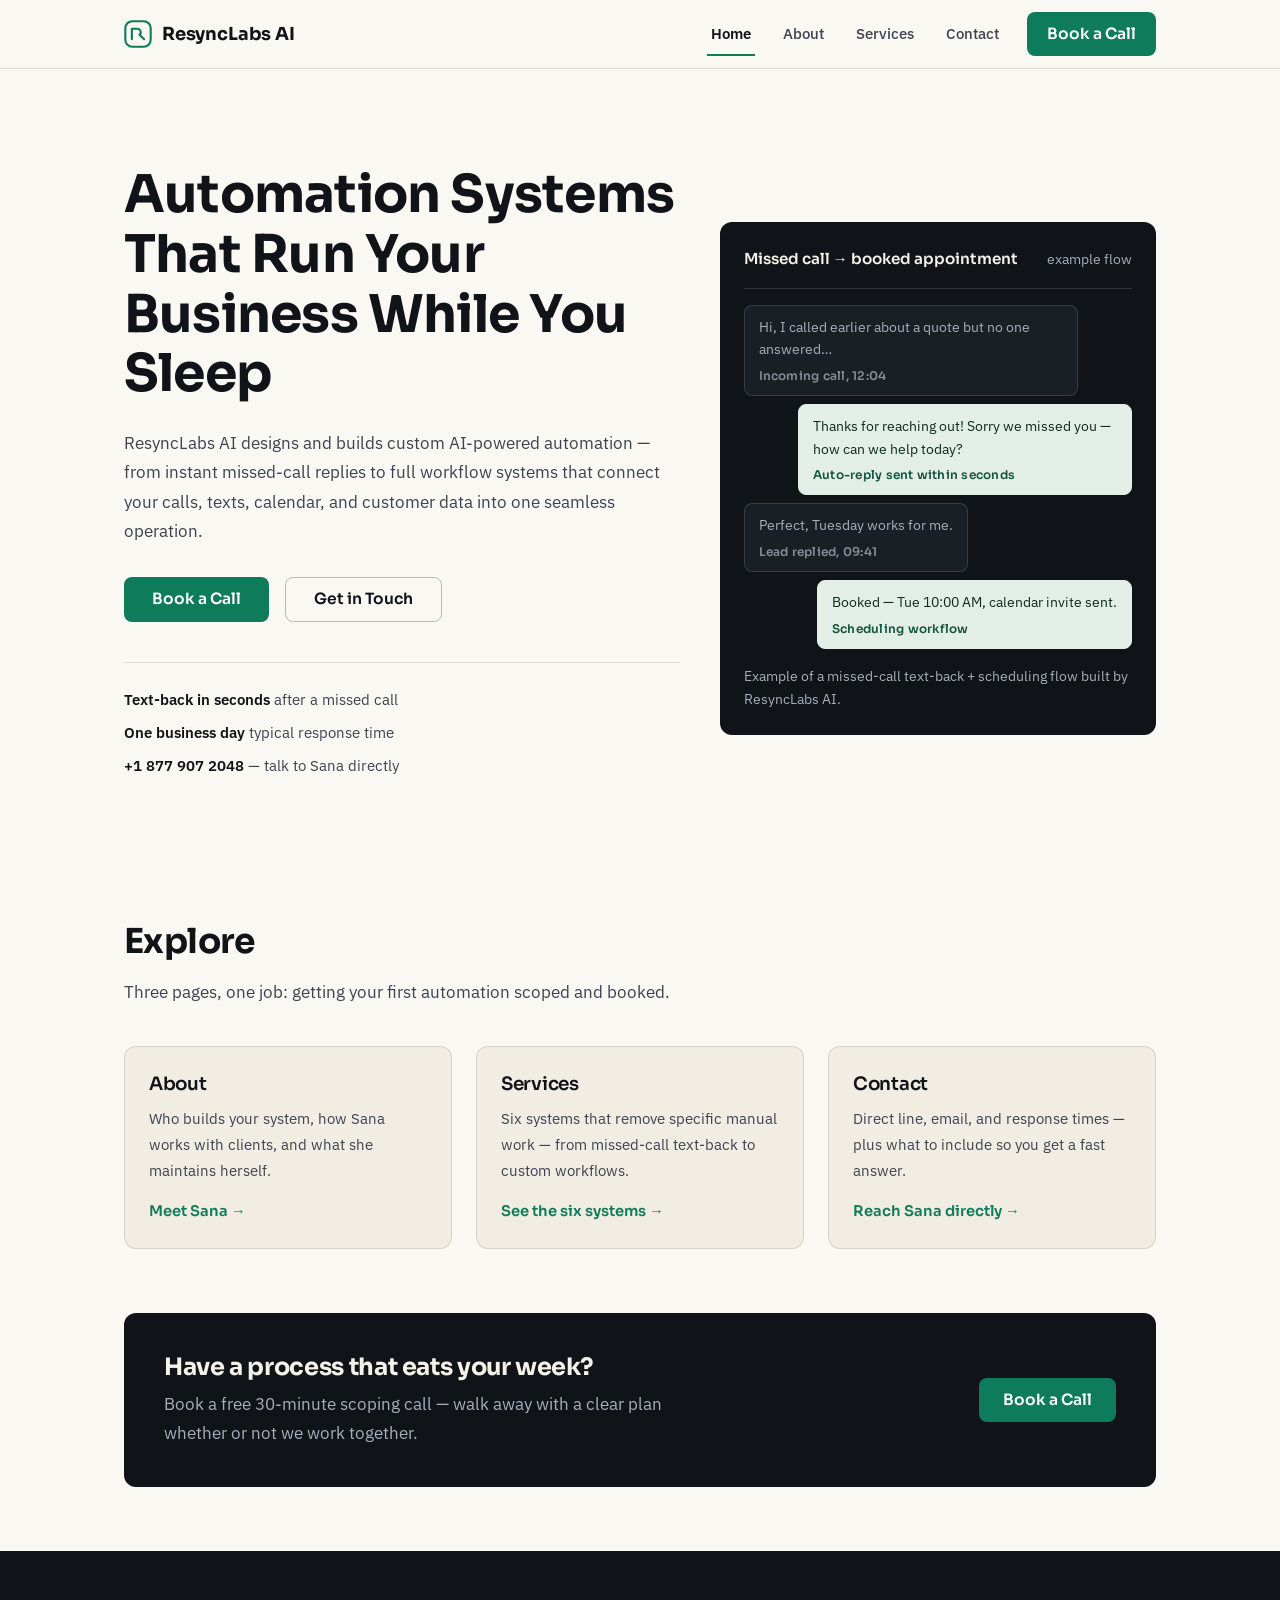
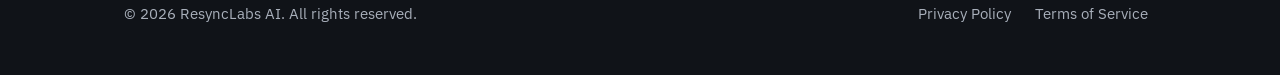
<file: index.html>
<!DOCTYPE html>
<html lang="en">
<head>
  <meta charset="UTF-8">
  <meta name="viewport" content="width=device-width, initial-scale=1">
  <title>ResyncLabs AI — Custom AI Automation for Small Business</title>
  <meta name="description" content="ResyncLabs AI builds custom automation for small businesses: missed-call text-back, lead qualification, scheduling, CRM routing and follow-up systems. Built and maintained by Sana, hands-on.">
  <meta property="og:title" content="ResyncLabs AI — Custom AI Automation for Small Business">
  <meta property="og:description" content="Missed-call text-back, lead qualification, scheduling and CRM automation — built around how your business actually operates.">
  <meta property="og:url" content="https://resynclabsai.com/">
  <meta property="og:type" content="website">
  <meta property="og:image" content="https://resynclabsai.com/og.png">
  <meta property="og:image:width" content="1200">
  <meta property="og:image:height" content="630">
  <meta name="twitter:card" content="summary_large_image">
  <meta name="twitter:title" content="ResyncLabs AI — Custom AI Automation for Small Business">
  <meta name="twitter:description" content="Missed-call text-back, lead qualification, scheduling and CRM automation — built around how your business actually operates.">
  <meta name="twitter:image" content="https://resynclabsai.com/og.png">
  <meta name="theme-color" content="#FAF8F3">
  <link rel="canonical" href="https://resynclabsai.com/">
  <link rel="icon" type="image/png" sizes="32x32" href="/favicon-32.png">
  <link rel="icon" type="image/png" sizes="192x192" href="/favicon-192.png">
  <link rel="apple-touch-icon" href="/favicon-192.png">
  <link rel="preconnect" href="https://fonts.googleapis.com">
  <link rel="preconnect" href="https://fonts.gstatic.com" crossorigin>
  <link rel="stylesheet" href="https://fonts.googleapis.com/css2?family=Sora:wght@600;700&family=IBM+Plex+Sans:wght@400;500;600&display=swap">
  <link rel="stylesheet" href="/styles.css">
  <script type="application/ld+json">
  {
    "@context": "https://schema.org",
    "@type": "ProfessionalService",
    "name": "ResyncLabs AI",
    "url": "https://resynclabsai.com/",
    "image": "https://resynclabsai.com/og.png",
    "description": "AI-powered business automation: missed-call text-back, lead qualification, appointment scheduling, CRM integration and custom workflow automation.",
    "founder": { "@type": "Person", "name": "Sana" },
    "areaServed": "US",
    "telephone": "+1-877-907-2048",
    "email": "sana@resynclabsai.com"
  }
  </script>
</head>
<body>

  <a class="skip-link" href="#main">Skip to content</a>

  <!-- ================= Header ================= -->
  <header class="site-header">
    <div class="container header-inner">
      <a class="brand" href="/" aria-label="ResyncLabs AI — Home">
        <svg class="brand-mark" viewBox="0 0 32 32" fill="none" aria-hidden="true">
          <rect x="1.5" y="1.5" width="29" height="29" rx="8" stroke="currentColor" stroke-width="2.4"/>
          <path d="M9 22V10h6.2a3.9 3.9 0 0 1 2.5 6.9L23 22" stroke="currentColor" stroke-width="2.4" stroke-linecap="round" stroke-linejoin="round"/>
        </svg>
        <span>ResyncLabs&nbsp;AI</span>
      </a>
      <nav class="main-nav" aria-label="Primary">
        <a class="nav-link" href="/" aria-current="page">Home</a>
        <a class="nav-link" href="/about/">About</a>
        <a class="nav-link" href="/services/">Services</a>
        <a class="nav-link" href="/contact/">Contact</a>
        <a class="btn btn-primary btn-header" href="https://calendly.com/resynclabsai/30min">Book a Call</a>
      </nav>
    </div>
  </header>

  <main id="main">

    <!-- ================= Hero ================= -->
    <section class="hero">
      <div class="container hero-grid">
        <div>
          <h1>Automation Systems That Run Your Business While You Sleep</h1>
          <p class="hero-sub">ResyncLabs AI designs and builds custom AI-powered automation — from instant missed-call replies to full workflow systems that connect your calls, texts, calendar, and customer data into one seamless operation.</p>
          <div class="hero-actions">
            <a class="btn btn-primary" href="https://calendly.com/resynclabsai/30min">Book a Call</a>
            <a class="btn btn-ghost" href="/contact/">Get in Touch</a>
          </div>
          <p class="hero-meta">
            <span><strong>Text-back in seconds</strong> after a missed call</span>
            <span><strong>One business day</strong> typical response time</span>
            <span><strong>+1 877 907 2048</strong> — talk to Sana directly</span>
          </p>
        </div>
        <aside class="hero-panel reveal" aria-hidden="true">
          <div class="panel-header">
            <p class="panel-title">Missed call → booked appointment</p>
            <p class="panel-note">example flow</p>
          </div>
          <div class="chat-line"><div class="chat-bubble">Hi, I called earlier about a quote but no one answered…<span class="chat-meta">Incoming call, 12:04</span></div></div>
          <div class="chat-line"><div class="chat-bubble accent">Thanks for reaching out! Sorry we missed you — how can we help today?<span class="chat-meta">Auto-reply sent within seconds</span></div></div>
          <div class="chat-line"><div class="chat-bubble">Perfect, Tuesday works for me.<span class="chat-meta">Lead replied, 09:41</span></div></div>
          <div class="chat-line"><div class="chat-bubble accent">Booked — Tue 10:00 AM, calendar invite sent.<span class="chat-meta">Scheduling workflow</span></div></div>
          <p class="hero-panel-note">Example of a missed-call text-back + scheduling flow built by ResyncLabs AI.</p>
        </aside>
      </div>
    </section>

    <!-- ================= Explore ================= -->
    <section class="section-tight">
      <div class="container">
        <h2 class="section-title">Explore</h2>
        <p class="section-lead">Three pages, one job: getting your first automation scoped and booked.</p>
        <div class="explore-grid">

          <a class="explore-card" href="/about/">
            <h3>About</h3>
            <p>Who builds your system, how Sana works with clients, and what she maintains herself.</p>
            <span class="go">Meet Sana →</span>
          </a>

          <a class="explore-card" href="/services/">
            <h3>Services</h3>
            <p>Six systems that remove specific manual work — from missed-call text-back to custom workflows.</p>
            <span class="go">See the six systems →</span>
          </a>

          <a class="explore-card" href="/contact/">
            <h3>Contact</h3>
            <p>Direct line, email, and response times — plus what to include so you get a fast answer.</p>
            <span class="go">Reach Sana directly →</span>
          </a>

        </div>
      </div>
    </section>

    <!-- ================= CTA band ================= -->
    <section class="section-tight section-after">
      <div class="container">
        <div class="cta-band">
          <div>
            <h2>Have a process that eats your week?</h2>
            <p>Book a free 30-minute scoping call — walk away with a clear plan whether or not we work together.</p>
          </div>
          <a class="btn btn-primary" href="https://calendly.com/resynclabsai/30min">Book a Call</a>
        </div>
      </div>
    </section>

  </main>

  <!-- ================= Footer ================= -->
  <footer class="site-footer">
    <div class="container footer-inner">
      <span>© <span id="copyright-year">2026</span> ResyncLabs AI. All rights reserved.</span>
      <nav aria-label="Legal">
        <a href="/privacy/">Privacy Policy</a>
        <a href="/terms/">Terms of Service</a>
      </nav>
    </div>
  </footer>

  <script src="/script.js" defer></script>
</body>
</html>
</file>
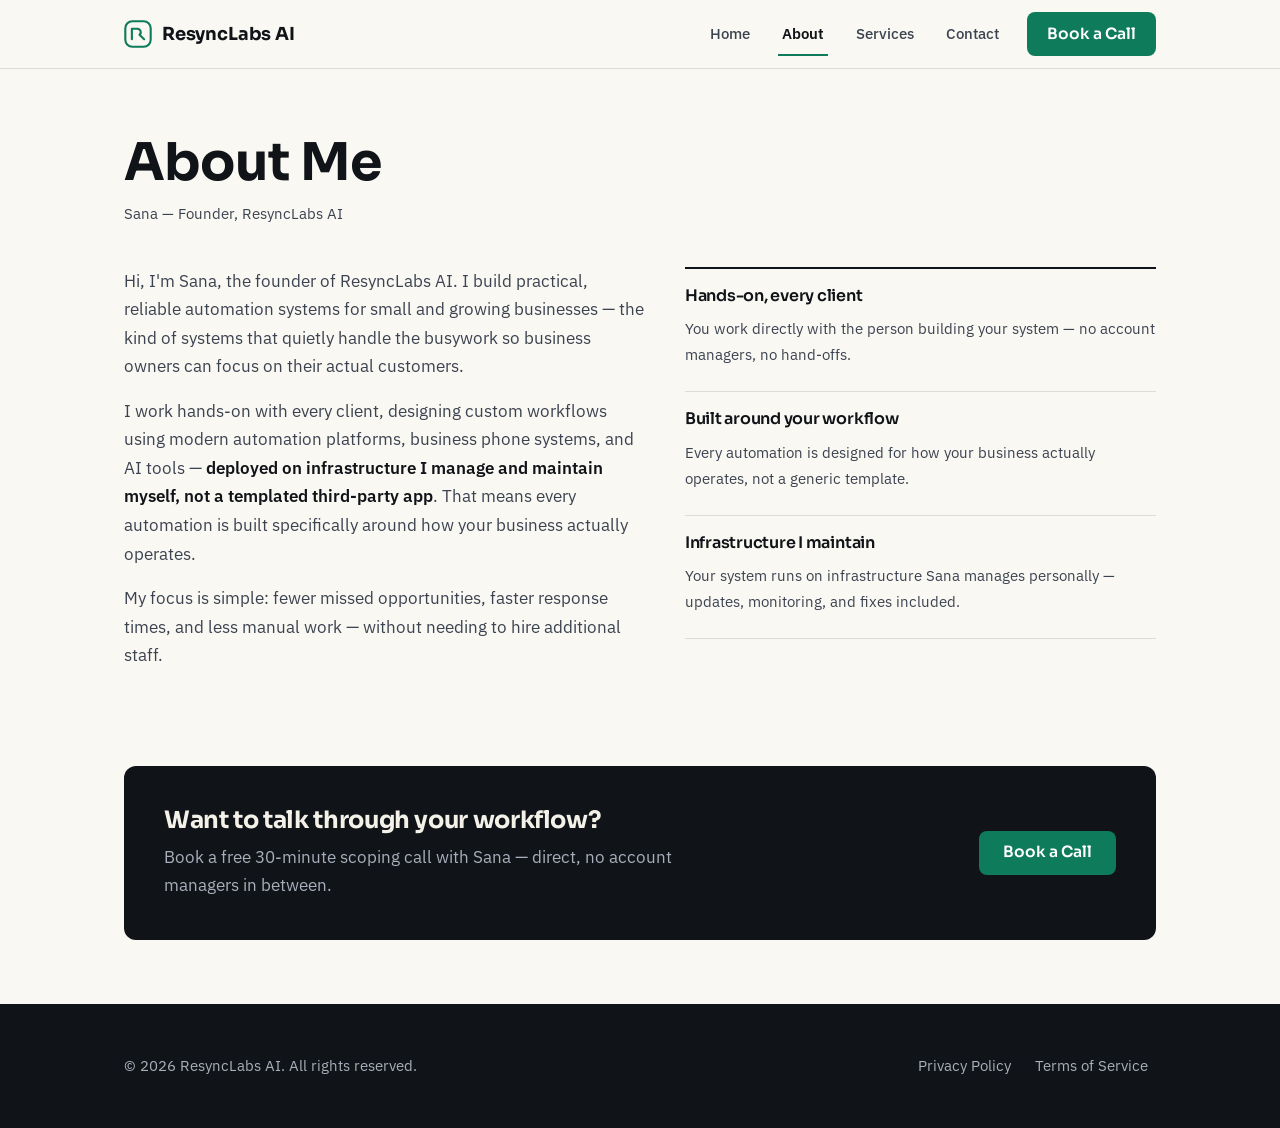
<file: about/index.html>
<!DOCTYPE html>
<html lang="en">
<head>
  <meta charset="UTF-8">
  <meta name="viewport" content="width=device-width, initial-scale=1">
  <title>About — ResyncLabs AI</title>
  <meta name="description" content="Sana, founder of ResyncLabs AI, builds practical automation systems for small businesses — hands-on with every client, on infrastructure she maintains herself.">
  <meta property="og:title" content="About — ResyncLabs AI">
  <meta property="og:description" content="Meet Sana — the person who designs, builds, and maintains every ResyncLabs AI automation.">
  <meta property="og:url" content="https://resynclabsai.com/about/">
  <meta property="og:type" content="website">
  <meta property="og:image" content="https://resynclabsai.com/og.png">
  <meta name="twitter:card" content="summary">
  <meta name="theme-color" content="#FAF8F3">
  <link rel="canonical" href="https://resynclabsai.com/about/">
  <link rel="icon" type="image/png" sizes="32x32" href="/favicon-32.png">
  <link rel="icon" type="image/png" sizes="192x192" href="/favicon-192.png">
  <link rel="apple-touch-icon" href="/favicon-192.png">
  <link rel="preconnect" href="https://fonts.googleapis.com">
  <link rel="preconnect" href="https://fonts.gstatic.com" crossorigin>
  <link rel="stylesheet" href="https://fonts.googleapis.com/css2?family=Sora:wght@600;700&family=IBM+Plex+Sans:wght@400;500;600&display=swap">
  <link rel="stylesheet" href="/styles.css">
  <script type="application/ld+json">
  {
    "@context": "https://schema.org",
    "@type": "AboutPage",
    "name": "About — ResyncLabs AI",
    "url": "https://resynclabsai.com/about/",
    "description": "Sana, founder of ResyncLabs AI, builds practical automation systems for small businesses.",
    "isPartOf": { "@type": "WebSite", "name": "ResyncLabs AI", "url": "https://resynclabsai.com/" },
    "about": { "@type": "Person", "name": "Sana", "jobTitle": "Founder", "worksFor": { "@type": "Organization", "name": "ResyncLabs AI" } }
  }
  </script>
</head>
<body>

  <a class="skip-link" href="#main">Skip to content</a>

  <!-- ================= Header ================= -->
  <header class="site-header">
    <div class="container header-inner">
      <a class="brand" href="/" aria-label="ResyncLabs AI — Home">
        <svg class="brand-mark" viewBox="0 0 32 32" fill="none" aria-hidden="true">
          <rect x="1.5" y="1.5" width="29" height="29" rx="8" stroke="currentColor" stroke-width="2.4"/>
          <path d="M9 22V10h6.2a3.9 3.9 0 0 1 2.5 6.9L23 22" stroke="currentColor" stroke-width="2.4" stroke-linecap="round" stroke-linejoin="round"/>
        </svg>
        <span>ResyncLabs&nbsp;AI</span>
      </a>
      <nav class="main-nav" aria-label="Primary">
        <a class="nav-link" href="/">Home</a>
        <a class="nav-link" href="/about/" aria-current="page">About</a>
        <a class="nav-link" href="/services/">Services</a>
        <a class="nav-link" href="/contact/">Contact</a>
        <a class="btn btn-primary btn-header" href="https://calendly.com/resynclabsai/30min">Book a Call</a>
      </nav>
    </div>
  </header>

  <main id="main">

    <div class="page-hero">
      <div class="container">
        <h1>About Me</h1>
        <p class="page-meta">Sana — Founder, ResyncLabs AI</p>
      </div>
    </div>

    <div class="section-tight legal-section" style="padding-top: 0;">
      <div class="container about-grid">
        <div class="about-copy">
          <p>Hi, I'm Sana, the founder of ResyncLabs AI. I build practical, reliable automation systems for small and growing businesses — the kind of systems that quietly handle the busywork so business owners can focus on their actual customers.</p>
          <p>I work hands-on with every client, designing custom workflows using modern automation platforms, business phone systems, and AI tools — <strong>deployed on infrastructure I manage and maintain myself, not a templated third-party app</strong>. That means every automation is built specifically around how your business actually operates.</p>
          <p>My focus is simple: fewer missed opportunities, faster response times, and less manual work — without needing to hire additional staff.</p>
        </div>
        <div class="about-panels">
          <div class="about-panel">
            <h3>Hands-on, every client</h3>
            <p>You work directly with the person building your system — no account managers, no hand-offs.</p>
          </div>
          <div class="about-panel">
            <h3>Built around your workflow</h3>
            <p>Every automation is designed for how your business actually operates, not a generic template.</p>
          </div>
          <div class="about-panel">
            <h3>Infrastructure I maintain</h3>
            <p>Your system runs on infrastructure Sana manages personally — updates, monitoring, and fixes included.</p>
          </div>
        </div>
      </div>
    </div>

    <section class="section-tight section-after">
      <div class="container">
        <div class="cta-band">
          <div>
            <h2>Want to talk through your workflow?</h2>
            <p>Book a free 30-minute scoping call with Sana — direct, no account managers in between.</p>
          </div>
          <a class="btn btn-primary" href="https://calendly.com/resynclabsai/30min">Book a Call</a>
        </div>
      </div>
    </section>

  </main>

  <!-- ================= Footer ================= -->
  <footer class="site-footer">
    <div class="container footer-inner">
      <span>© <span id="copyright-year">2026</span> ResyncLabs AI. All rights reserved.</span>
      <nav aria-label="Legal">
        <a href="/privacy/">Privacy Policy</a>
        <a href="/terms/">Terms of Service</a>
      </nav>
    </div>
  </footer>

  <script src="/script.js" defer></script>
</body>
</html>
</file>
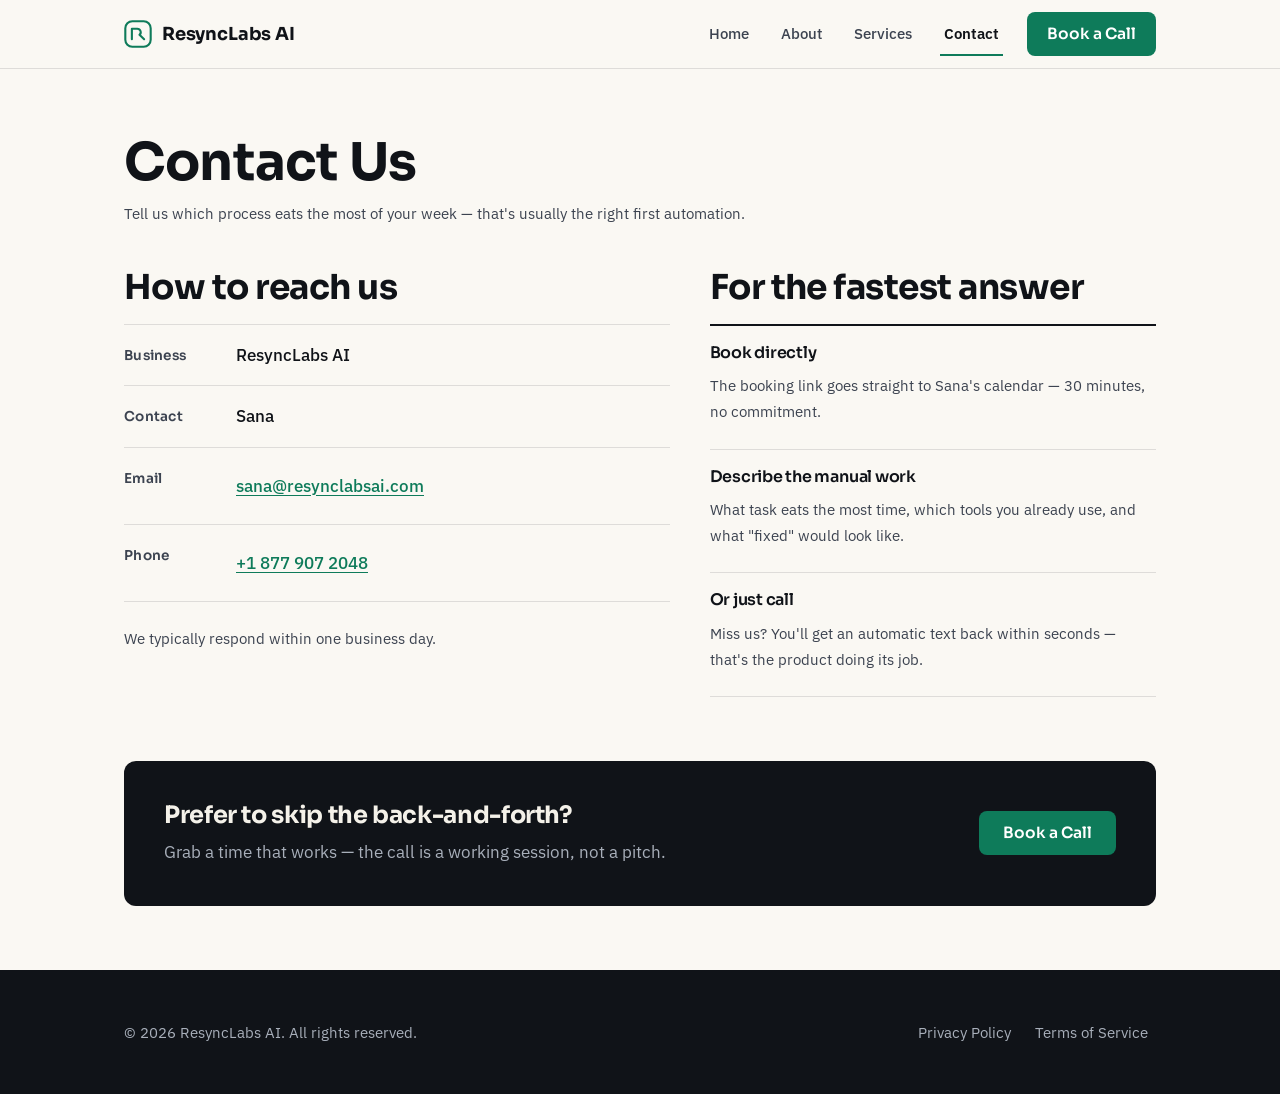
<file: contact/index.html>
<!DOCTYPE html>
<html lang="en">
<head>
  <meta charset="UTF-8">
  <meta name="viewport" content="width=device-width, initial-scale=1">
  <title>Contact — ResyncLabs AI</title>
  <meta name="description" content="Contact ResyncLabs AI: email sana@resynclabsai.com, call +1 877 907 2048, or book a call. We typically respond within one business day.">
  <meta property="og:title" content="Contact — ResyncLabs AI">
  <meta property="og:description" content="Email, call, or book a scoping call with Sana. We typically respond within one business day.">
  <meta property="og:url" content="https://resynclabsai.com/contact/">
  <meta property="og:type" content="website">
  <meta property="og:image" content="https://resynclabsai.com/og.png">
  <meta name="twitter:card" content="summary">
  <meta name="theme-color" content="#FAF8F3">
  <link rel="canonical" href="https://resynclabsai.com/contact/">
  <link rel="icon" type="image/png" sizes="32x32" href="/favicon-32.png">
  <link rel="icon" type="image/png" sizes="192x192" href="/favicon-192.png">
  <link rel="apple-touch-icon" href="/favicon-192.png">
  <link rel="preconnect" href="https://fonts.googleapis.com">
  <link rel="preconnect" href="https://fonts.gstatic.com" crossorigin>
  <link rel="stylesheet" href="https://fonts.googleapis.com/css2?family=Sora:wght@600;700&family=IBM+Plex+Sans:wght@400;500;600&display=swap">
  <link rel="stylesheet" href="/styles.css">
  <script type="application/ld+json">
  {
    "@context": "https://schema.org",
    "@type": "ContactPage",
    "name": "Contact — ResyncLabs AI",
    "url": "https://resynclabsai.com/contact/",
    "description": "Contact ResyncLabs AI by email or phone, or book a scoping call.",
    "isPartOf": { "@type": "WebSite", "name": "ResyncLabs AI", "url": "https://resynclabsai.com/" },
    "mainEntity": {
      "@type": "Organization",
      "name": "ResyncLabs AI",
      "email": "sana@resynclabsai.com",
      "telephone": "+1-877-907-2048",
      "contactPoint": {
        "@type": "ContactPoint",
        "contactType": "customer service",
        "email": "sana@resynclabsai.com",
        "telephone": "+1-877-907-2048",
        "availableLanguage": "English"
      }
    }
  }
  </script>
</head>
<body>

  <a class="skip-link" href="#main">Skip to content</a>

  <!-- ================= Header ================= -->
  <header class="site-header">
    <div class="container header-inner">
      <a class="brand" href="/" aria-label="ResyncLabs AI — Home">
        <svg class="brand-mark" viewBox="0 0 32 32" fill="none" aria-hidden="true">
          <rect x="1.5" y="1.5" width="29" height="29" rx="8" stroke="currentColor" stroke-width="2.4"/>
          <path d="M9 22V10h6.2a3.9 3.9 0 0 1 2.5 6.9L23 22" stroke="currentColor" stroke-width="2.4" stroke-linecap="round" stroke-linejoin="round"/>
        </svg>
        <span>ResyncLabs&nbsp;AI</span>
      </a>
      <nav class="main-nav" aria-label="Primary">
        <a class="nav-link" href="/">Home</a>
        <a class="nav-link" href="/about/">About</a>
        <a class="nav-link" href="/services/">Services</a>
        <a class="nav-link" href="/contact/" aria-current="page">Contact</a>
        <a class="btn btn-primary btn-header" href="https://calendly.com/resynclabsai/30min">Book a Call</a>
      </nav>
    </div>
  </header>

  <main id="main">

    <div class="page-hero">
      <div class="container">
        <h1>Contact Us</h1>
        <p class="page-meta">Tell us which process eats the most of your week — that's usually the right first automation.</p>
      </div>
    </div>

    <section class="section-tight section-after">
      <div class="container contact-page-grid">

        <div>
          <h2 class="section-title">How to reach us</h2>
          <dl class="contact-list contact-list-light">
            <div class="contact-item contact-item-light"><dt>Business</dt><dd>ResyncLabs AI</dd></div>
            <div class="contact-item contact-item-light"><dt>Contact</dt><dd>Sana</dd></div>
            <div class="contact-item contact-item-light"><dt>Email</dt><dd><a href="mailto:sana@resynclabsai.com">sana@resynclabsai.com</a></dd></div>
            <div class="contact-item contact-item-light"><dt>Phone</dt><dd><a href="tel:+18779072048">+1 877 907 2048</a></dd></div>
          </dl>
          <p class="contact-note contact-note-light">We typically respond within one business day.</p>
        </div>

        <div>
          <h2 class="section-title">For the fastest answer</h2>
          <div class="about-panels">
            <div class="about-panel">
              <h3>Book directly</h3>
              <p>The booking link goes straight to Sana's calendar — 30 minutes, no commitment.</p>
            </div>
            <div class="about-panel">
              <h3>Describe the manual work</h3>
              <p>What task eats the most time, which tools you already use, and what "fixed" would look like.</p>
            </div>
            <div class="about-panel">
              <h3>Or just call</h3>
              <p>Miss us? You'll get an automatic text back within seconds — that's the product doing its job.</p>
            </div>
          </div>
        </div>

      </div>
    </section>

    <section class="section-tight section-after">
      <div class="container">
        <div class="cta-band">
          <div>
            <h2>Prefer to skip the back-and-forth?</h2>
            <p>Grab a time that works — the call is a working session, not a pitch.</p>
          </div>
          <a class="btn btn-primary" href="https://calendly.com/resynclabsai/30min">Book a Call</a>
        </div>
      </div>
    </section>

  </main>

  <!-- ================= Footer ================= -->
  <footer class="site-footer">
    <div class="container footer-inner">
      <span>© <span id="copyright-year">2026</span> ResyncLabs AI. All rights reserved.</span>
      <nav aria-label="Legal">
        <a href="/privacy/">Privacy Policy</a>
        <a href="/terms/">Terms of Service</a>
      </nav>
    </div>
  </footer>

  <script src="/script.js" defer></script>
</body>
</html>
</file>
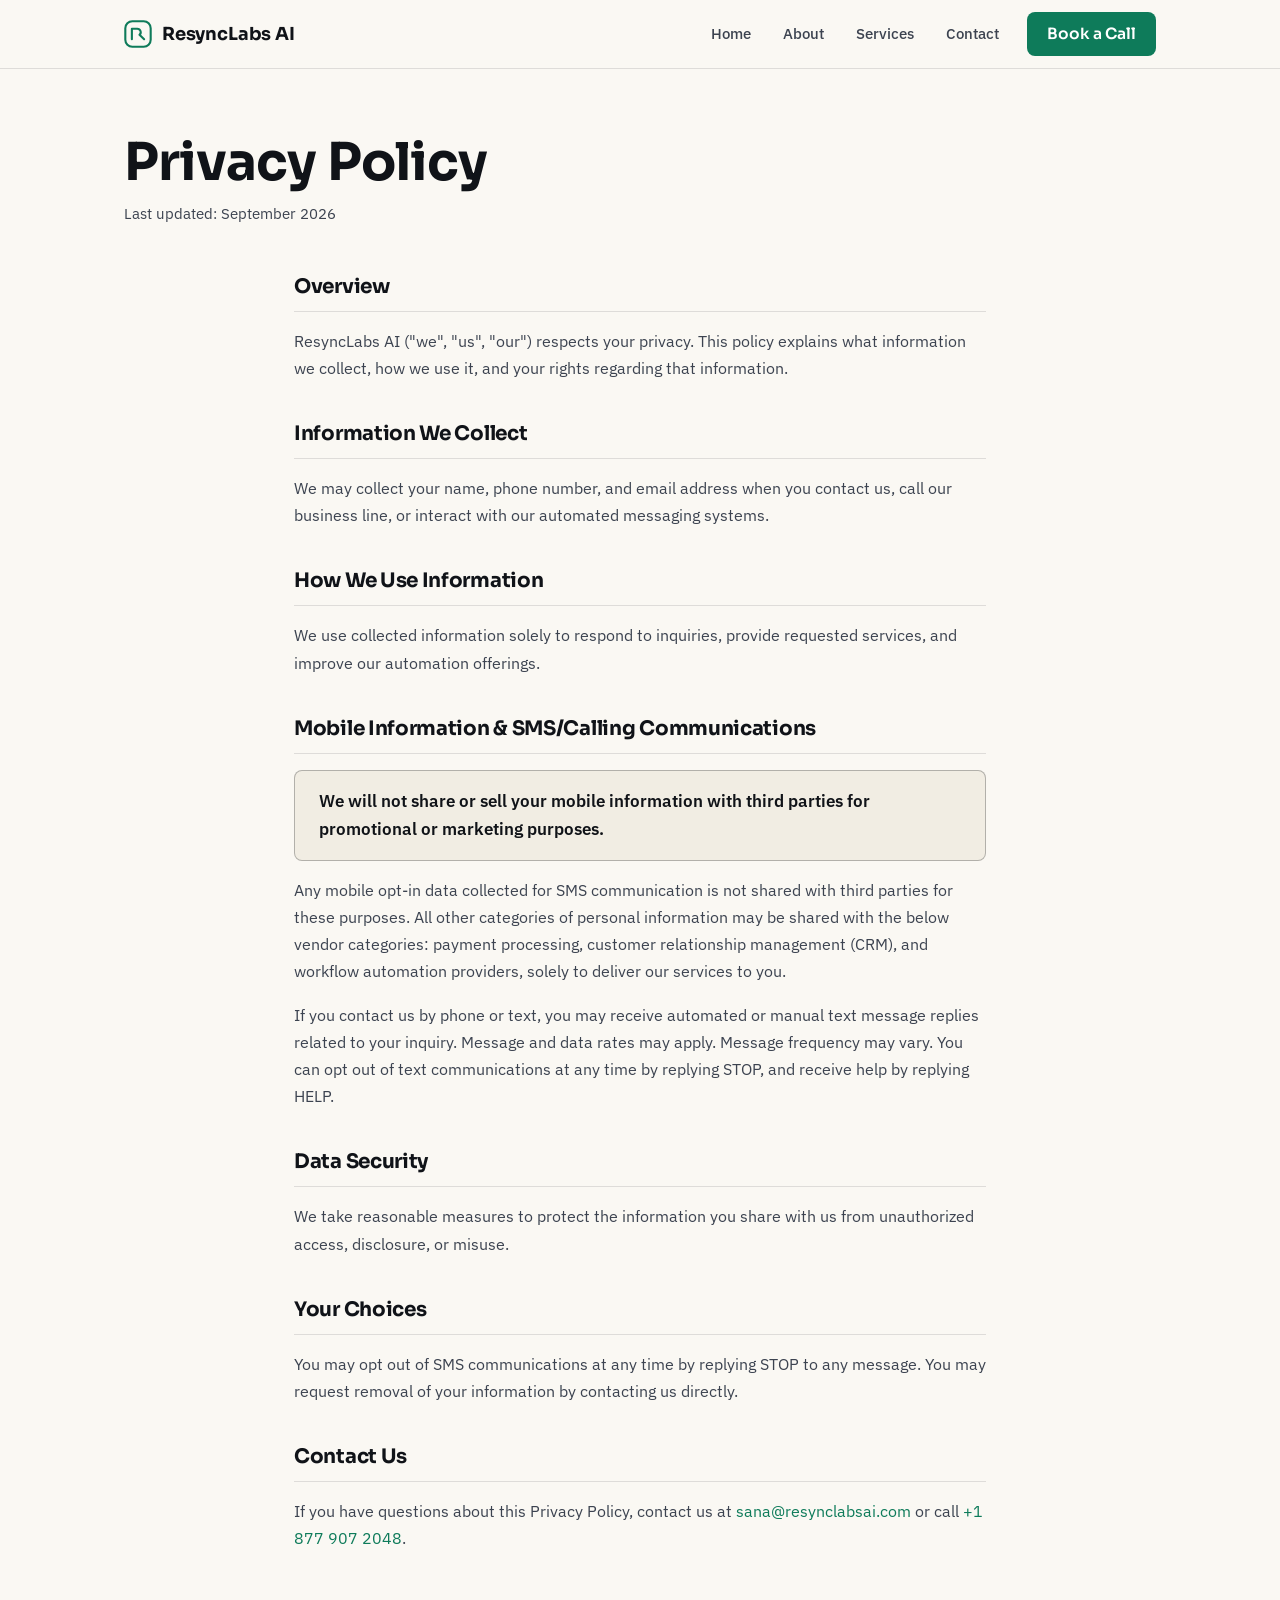
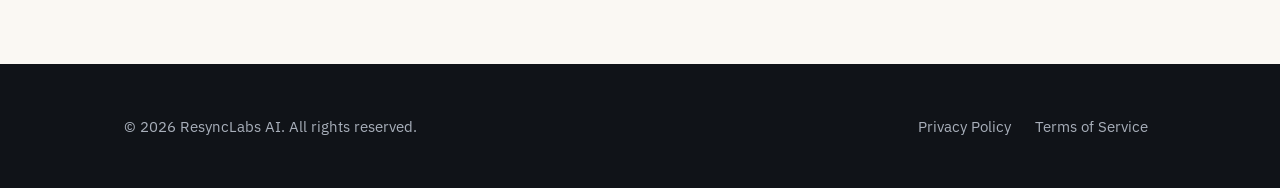
<file: privacy/index.html>
<!DOCTYPE html>
<html lang="en">
<head>
  <meta charset="UTF-8">
  <meta name="viewport" content="width=device-width, initial-scale=1">
  <title>Privacy Policy — ResyncLabs AI</title>
  <meta name="description" content="Privacy Policy for ResyncLabs AI. Learn what information we collect, how we use it, and your rights regarding that information.">
  <meta property="og:title" content="Privacy Policy — ResyncLabs AI">
  <meta property="og:url" content="https://resynclabsai.com/privacy/">
  <meta property="og:type" content="website">
  <meta property="og:image" content="https://resynclabsai.com/og.png">
  <meta name="twitter:card" content="summary">
  <meta name="theme-color" content="#FAF8F3">
  <link rel="canonical" href="https://resynclabsai.com/privacy/">
  <link rel="icon" type="image/png" sizes="32x32" href="/favicon-32.png">
  <link rel="icon" type="image/png" sizes="192x192" href="/favicon-192.png">
  <link rel="apple-touch-icon" href="/favicon-192.png">
  <link rel="preconnect" href="https://fonts.googleapis.com">
  <link rel="preconnect" href="https://fonts.gstatic.com" crossorigin>
  <link rel="stylesheet" href="https://fonts.googleapis.com/css2?family=Sora:wght@600;700&family=IBM+Plex+Sans:wght@400;500;600&display=swap">
  <link rel="stylesheet" href="/styles.css">
  <script type="application/ld+json">
  {
    "@context": "https://schema.org",
    "@type": "WebPage",
    "name": "Privacy Policy — ResyncLabs AI",
    "url": "https://resynclabsai.com/privacy/",
    "description": "Privacy Policy for ResyncLabs AI: what information we collect, how we use it, and your rights regarding that information.",
    "isPartOf": { "@type": "WebSite", "name": "ResyncLabs AI", "url": "https://resynclabsai.com/" },
    "dateModified": "2026-09-01"
  }
  </script>
</head>
<body>

  <a class="skip-link" href="#main">Skip to content</a>

  <!-- ================= Header ================= -->
  <header class="site-header">
    <div class="container header-inner">
      <a class="brand" href="/" aria-label="ResyncLabs AI — Home">
        <svg class="brand-mark" viewBox="0 0 32 32" fill="none" aria-hidden="true">
          <rect x="1.5" y="1.5" width="29" height="29" rx="8" stroke="currentColor" stroke-width="2.4"/>
          <path d="M9 22V10h6.2a3.9 3.9 0 0 1 2.5 6.9L23 22" stroke="currentColor" stroke-width="2.4" stroke-linecap="round" stroke-linejoin="round"/>
        </svg>
        <span>ResyncLabs&nbsp;AI</span>
      </a>
      <nav class="main-nav" aria-label="Primary">
        <a class="nav-link" href="/">Home</a>
        <a class="nav-link" href="/about/">About</a>
        <a class="nav-link" href="/services/">Services</a>
        <a class="nav-link" href="/contact/">Contact</a>
        <a class="btn btn-primary btn-header" href="https://calendly.com/resynclabsai/30min">Book a Call</a>
      </nav>
    </div>
  </header>

  <main id="main">

    <div class="page-hero">
      <div class="container">
        <h1>Privacy Policy</h1>
        <p class="page-meta">Last updated: September 2026</p>
      </div>
    </div>

    <div class="section-tight legal-section">
      <div class="container legal-body">

        <section aria-labelledby="overview">
          <h2 id="overview">Overview</h2>
          <p>ResyncLabs AI ("we", "us", "our") respects your privacy. This policy explains what information we collect, how we use it, and your rights regarding that information.</p>
        </section>

        <section aria-labelledby="info-collect">
          <h2 id="info-collect">Information We Collect</h2>
          <p>We may collect your name, phone number, and email address when you contact us, call our business line, or interact with our automated messaging systems.</p>
        </section>

        <section aria-labelledby="how-we-use">
          <h2 id="how-we-use">How We Use Information</h2>
          <p>We use collected information solely to respond to inquiries, provide requested services, and improve our automation offerings.</p>
        </section>

        <section aria-labelledby="mobile-info">
          <h2 id="mobile-info">Mobile Information &amp; SMS/Calling Communications</h2>
          <strong class="required-sentence">We will not share or sell your mobile information with third parties for promotional or marketing purposes.</strong>
          <p>Any mobile opt-in data collected for SMS communication is not shared with third parties for these purposes. All other categories of personal information may be shared with the below vendor categories: payment processing, customer relationship management (CRM), and workflow automation providers, solely to deliver our services to you.</p>
          <p>If you contact us by phone or text, you may receive automated or manual text message replies related to your inquiry. Message and data rates may apply. Message frequency may vary. You can opt out of text communications at any time by replying STOP, and receive help by replying HELP.</p>
        </section>

        <section aria-labelledby="data-security">
          <h2 id="data-security">Data Security</h2>
          <p>We take reasonable measures to protect the information you share with us from unauthorized access, disclosure, or misuse.</p>
        </section>

        <section aria-labelledby="your-choices">
          <h2 id="your-choices">Your Choices</h2>
          <p>You may opt out of SMS communications at any time by replying STOP to any message. You may request removal of your information by contacting us directly.</p>
        </section>

        <section aria-labelledby="contact-privacy">
          <h2 id="contact-privacy">Contact Us</h2>
          <p>If you have questions about this Privacy Policy, contact us at <a href="mailto:sana@resynclabsai.com">sana@resynclabsai.com</a> or call <a href="tel:+18779072048">+1 877 907 2048</a>.</p>
        </section>

      </div>
    </div>

  </main>

  <!-- ================= Footer ================= -->
  <footer class="site-footer">
    <div class="container footer-inner">
      <span>© <span id="copyright-year">2026</span> ResyncLabs AI. All rights reserved.</span>
      <nav aria-label="Legal">
        <a href="/privacy/">Privacy Policy</a>
        <a href="/terms/">Terms of Service</a>
      </nav>
    </div>
  </footer>

  <script src="/script.js" defer></script>
</body>
</html>
</file>
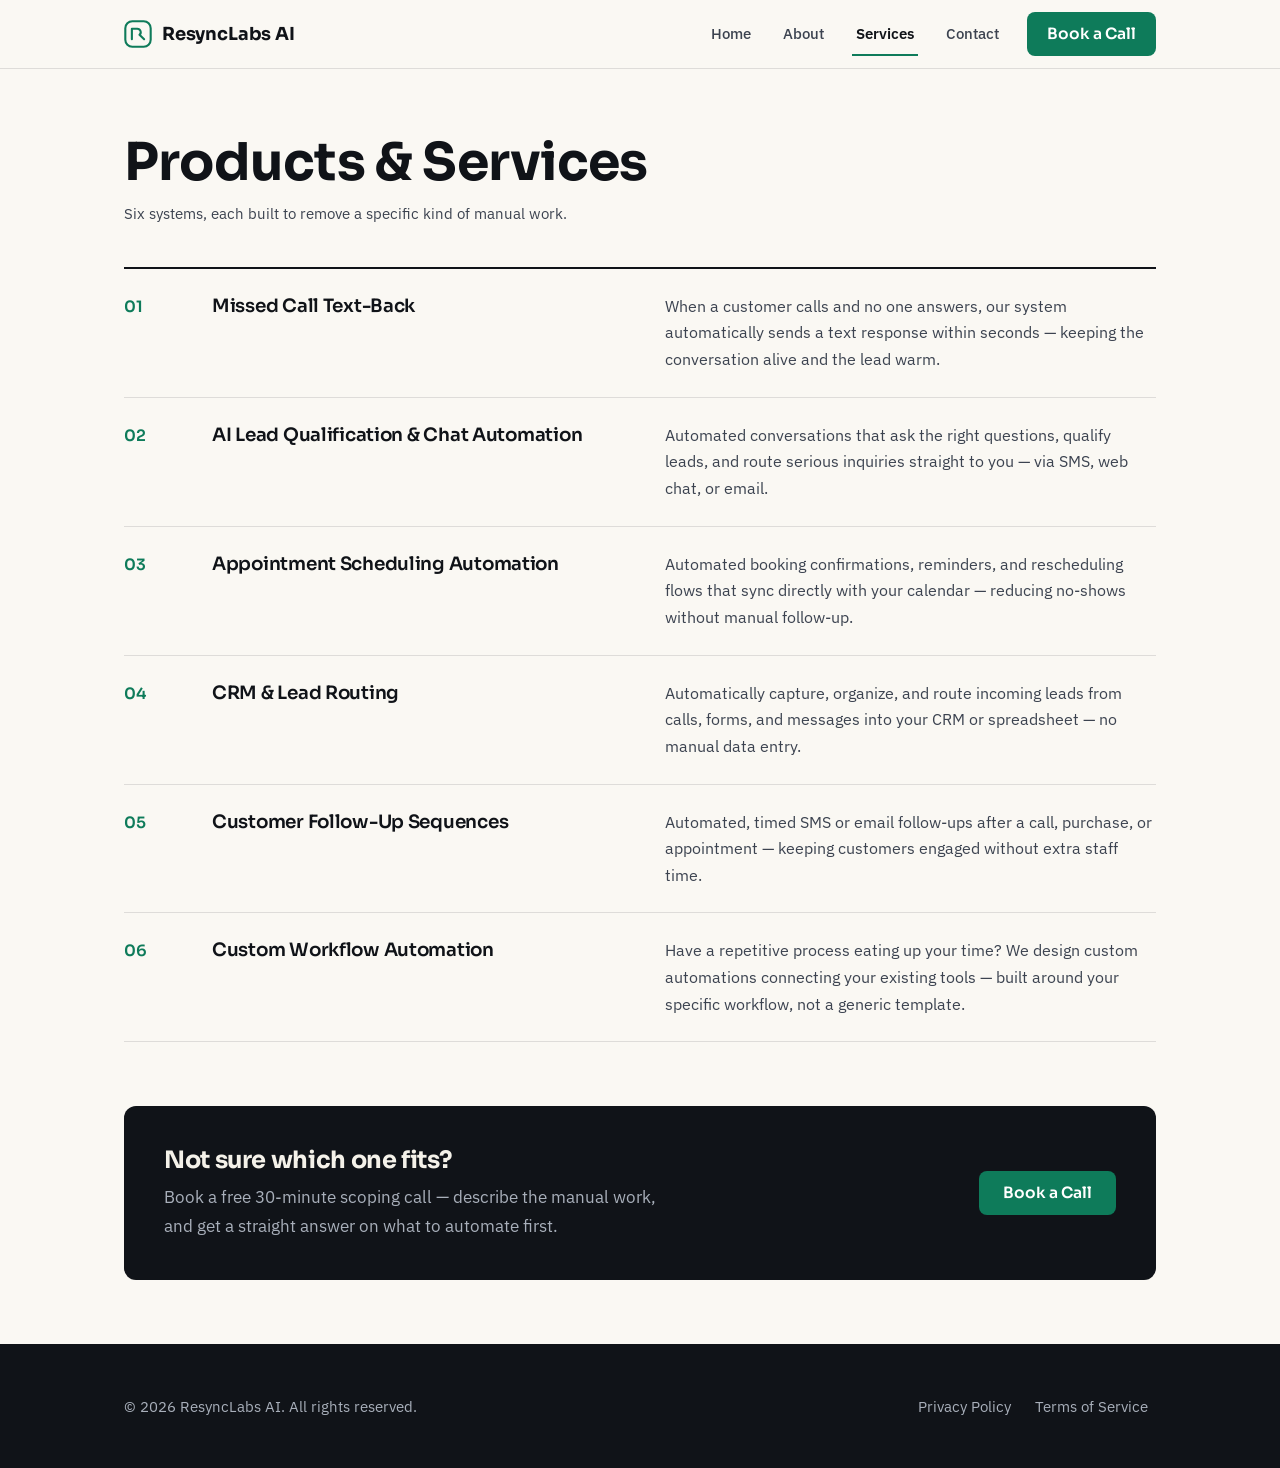
<file: services/index.html>
<!DOCTYPE html>
<html lang="en">
<head>
  <meta charset="UTF-8">
  <meta name="viewport" content="width=device-width, initial-scale=1">
  <title>Services — ResyncLabs AI</title>
  <meta name="description" content="Six automation systems from ResyncLabs AI: missed-call text-back, AI lead qualification, appointment scheduling, CRM routing, follow-up sequences, and custom workflow automation.">
  <meta property="og:title" content="Services — ResyncLabs AI">
  <meta property="og:description" content="Six systems that remove specific manual work — from missed-call text-back to fully custom workflow automation.">
  <meta property="og:url" content="https://resynclabsai.com/services/">
  <meta property="og:type" content="website">
  <meta property="og:image" content="https://resynclabsai.com/og.png">
  <meta name="twitter:card" content="summary">
  <meta name="theme-color" content="#FAF8F3">
  <link rel="canonical" href="https://resynclabsai.com/services/">
  <link rel="icon" type="image/png" sizes="32x32" href="/favicon-32.png">
  <link rel="icon" type="image/png" sizes="192x192" href="/favicon-192.png">
  <link rel="apple-touch-icon" href="/favicon-192.png">
  <link rel="preconnect" href="https://fonts.googleapis.com">
  <link rel="preconnect" href="https://fonts.gstatic.com" crossorigin>
  <link rel="stylesheet" href="https://fonts.googleapis.com/css2?family=Sora:wght@600;700&family=IBM+Plex+Sans:wght@400;500;600&display=swap">
  <link rel="stylesheet" href="/styles.css">
  <script type="application/ld+json">
  {
    "@context": "https://schema.org",
    "@type": "CollectionPage",
    "name": "Services — ResyncLabs AI",
    "url": "https://resynclabsai.com/services/",
    "description": "Six automation systems: missed-call text-back, AI lead qualification, appointment scheduling, CRM routing, follow-up sequences, and custom workflow automation.",
    "isPartOf": { "@type": "WebSite", "name": "ResyncLabs AI", "url": "https://resynclabsai.com/" },
    "mainEntity": {
      "@type": "ItemList",
      "itemListElement": [
        { "@type": "ListItem", "position": 1, "name": "Missed Call Text-Back" },
        { "@type": "ListItem", "position": 2, "name": "AI Lead Qualification & Chat Automation" },
        { "@type": "ListItem", "position": 3, "name": "Appointment Scheduling Automation" },
        { "@type": "ListItem", "position": 4, "name": "CRM & Lead Routing" },
        { "@type": "ListItem", "position": 5, "name": "Customer Follow-Up Sequences" },
        { "@type": "ListItem", "position": 6, "name": "Custom Workflow Automation" }
      ]
    }
  }
  </script>
</head>
<body>

  <a class="skip-link" href="#main">Skip to content</a>

  <!-- ================= Header ================= -->
  <header class="site-header">
    <div class="container header-inner">
      <a class="brand" href="/" aria-label="ResyncLabs AI — Home">
        <svg class="brand-mark" viewBox="0 0 32 32" fill="none" aria-hidden="true">
          <rect x="1.5" y="1.5" width="29" height="29" rx="8" stroke="currentColor" stroke-width="2.4"/>
          <path d="M9 22V10h6.2a3.9 3.9 0 0 1 2.5 6.9L23 22" stroke="currentColor" stroke-width="2.4" stroke-linecap="round" stroke-linejoin="round"/>
        </svg>
        <span>ResyncLabs&nbsp;AI</span>
      </a>
      <nav class="main-nav" aria-label="Primary">
        <a class="nav-link" href="/">Home</a>
        <a class="nav-link" href="/about/">About</a>
        <a class="nav-link" href="/services/" aria-current="page">Services</a>
        <a class="nav-link" href="/contact/">Contact</a>
        <a class="btn btn-primary btn-header" href="https://calendly.com/resynclabsai/30min">Book a Call</a>
      </nav>
    </div>
  </header>

  <main id="main">

    <div class="page-hero">
      <div class="container">
        <h1>Products &amp; Services</h1>
        <p class="page-meta">Six systems, each built to remove a specific kind of manual work.</p>
      </div>
    </div>

    <section class="section-tight section-after">
      <div class="container">
        <div class="services-list">

          <div class="service-row">
            <span class="service-index" aria-hidden="true">01</span>
            <h3>Missed Call Text-Back</h3>
            <p>When a customer calls and no one answers, our system automatically sends a text response within seconds — keeping the conversation alive and the lead warm.</p>
          </div>

          <div class="service-row">
            <span class="service-index" aria-hidden="true">02</span>
            <h3>AI Lead Qualification &amp; Chat Automation</h3>
            <p>Automated conversations that ask the right questions, qualify leads, and route serious inquiries straight to you — via SMS, web chat, or email.</p>
          </div>

          <div class="service-row">
            <span class="service-index" aria-hidden="true">03</span>
            <h3>Appointment Scheduling Automation</h3>
            <p>Automated booking confirmations, reminders, and rescheduling flows that sync directly with your calendar — reducing no-shows without manual follow-up.</p>
          </div>

          <div class="service-row">
            <span class="service-index" aria-hidden="true">04</span>
            <h3>CRM &amp; Lead Routing</h3>
            <p>Automatically capture, organize, and route incoming leads from calls, forms, and messages into your CRM or spreadsheet — no manual data entry.</p>
          </div>

          <div class="service-row">
            <span class="service-index" aria-hidden="true">05</span>
            <h3>Customer Follow-Up Sequences</h3>
            <p>Automated, timed SMS or email follow-ups after a call, purchase, or appointment — keeping customers engaged without extra staff time.</p>
          </div>

          <div class="service-row">
            <span class="service-index" aria-hidden="true">06</span>
            <h3>Custom Workflow Automation</h3>
            <p>Have a repetitive process eating up your time? We design custom automations connecting your existing tools — built around your specific workflow, not a generic template.</p>
          </div>

        </div>
      </div>
    </section>

    <section class="section-tight section-after">
      <div class="container">
        <div class="cta-band">
          <div>
            <h2>Not sure which one fits?</h2>
            <p>Book a free 30-minute scoping call — describe the manual work, and get a straight answer on what to automate first.</p>
          </div>
          <a class="btn btn-primary" href="https://calendly.com/resynclabsai/30min">Book a Call</a>
        </div>
      </div>
    </section>

  </main>

  <!-- ================= Footer ================= -->
  <footer class="site-footer">
    <div class="container footer-inner">
      <span>© <span id="copyright-year">2026</span> ResyncLabs AI. All rights reserved.</span>
      <nav aria-label="Legal">
        <a href="/privacy/">Privacy Policy</a>
        <a href="/terms/">Terms of Service</a>
      </nav>
    </div>
  </footer>

  <script src="/script.js" defer></script>
</body>
</html>
</file>
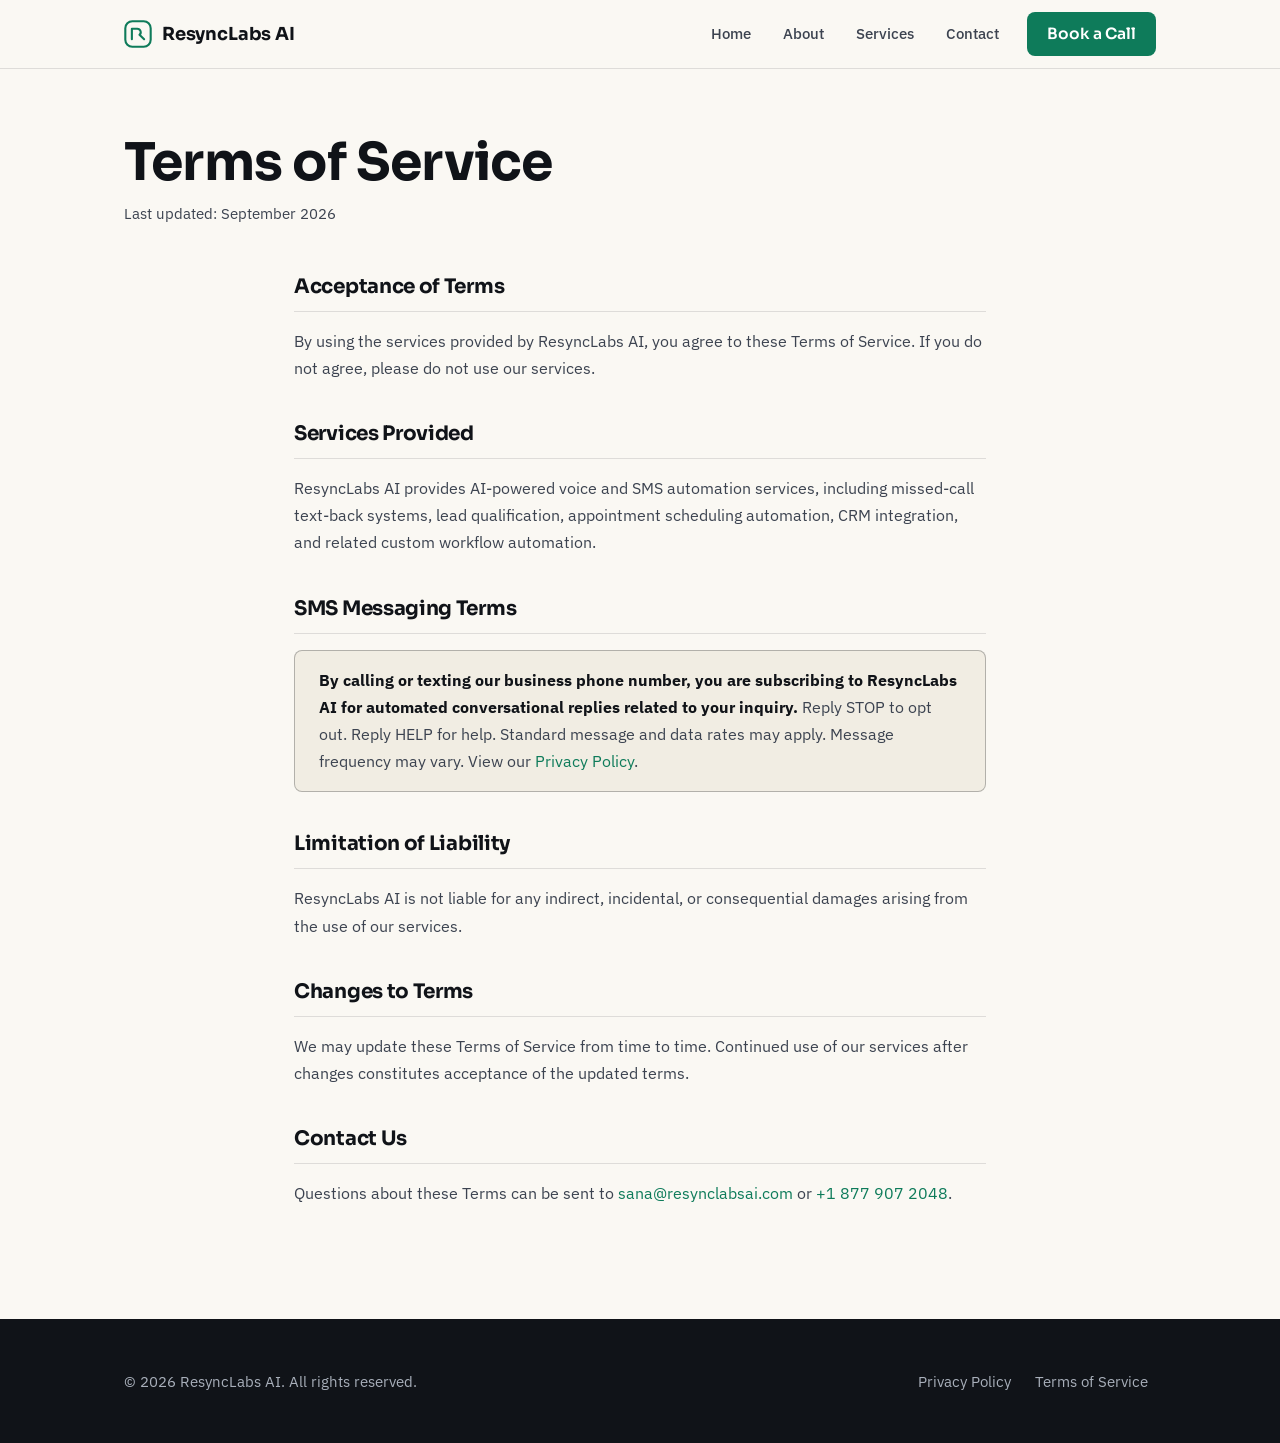
<file: terms/index.html>
<!DOCTYPE html>
<html lang="en">
<head>
  <meta charset="UTF-8">
  <meta name="viewport" content="width=device-width, initial-scale=1">
  <title>Terms of Service — ResyncLabs AI</title>
  <meta name="description" content="Terms of Service for ResyncLabs AI, including SMS messaging terms, opt-out instructions, and limitation of liability.">
  <meta property="og:title" content="Terms of Service — ResyncLabs AI">
  <meta property="og:url" content="https://resynclabsai.com/terms/">
  <meta property="og:type" content="website">
  <meta property="og:image" content="https://resynclabsai.com/og.png">
  <meta name="twitter:card" content="summary">
  <meta name="theme-color" content="#FAF8F3">
  <link rel="canonical" href="https://resynclabsai.com/terms/">
  <link rel="icon" type="image/png" sizes="32x32" href="/favicon-32.png">
  <link rel="icon" type="image/png" sizes="192x192" href="/favicon-192.png">
  <link rel="apple-touch-icon" href="/favicon-192.png">
  <link rel="preconnect" href="https://fonts.googleapis.com">
  <link rel="preconnect" href="https://fonts.gstatic.com" crossorigin>
  <link rel="stylesheet" href="https://fonts.googleapis.com/css2?family=Sora:wght@600;700&family=IBM+Plex+Sans:wght@400;500;600&display=swap">
  <link rel="stylesheet" href="/styles.css">
  <script type="application/ld+json">
  {
    "@context": "https://schema.org",
    "@type": "WebPage",
    "name": "Terms of Service — ResyncLabs AI",
    "url": "https://resynclabsai.com/terms/",
    "description": "Terms of Service for ResyncLabs AI, including SMS messaging terms, opt-out instructions, and limitation of liability.",
    "isPartOf": { "@type": "WebSite", "name": "ResyncLabs AI", "url": "https://resynclabsai.com/" },
    "dateModified": "2026-09-01"
  }
  </script>
</head>
<body>

  <a class="skip-link" href="#main">Skip to content</a>

  <!-- ================= Header ================= -->
  <header class="site-header">
    <div class="container header-inner">
      <a class="brand" href="/" aria-label="ResyncLabs AI — Home">
        <svg class="brand-mark" viewBox="0 0 32 32" fill="none" aria-hidden="true">
          <rect x="1.5" y="1.5" width="29" height="29" rx="8" stroke="currentColor" stroke-width="2.4"/>
          <path d="M9 22V10h6.2a3.9 3.9 0 0 1 2.5 6.9L23 22" stroke="currentColor" stroke-width="2.4" stroke-linecap="round" stroke-linejoin="round"/>
        </svg>
        <span>ResyncLabs&nbsp;AI</span>
      </a>
      <nav class="main-nav" aria-label="Primary">
        <a class="nav-link" href="/">Home</a>
        <a class="nav-link" href="/about/">About</a>
        <a class="nav-link" href="/services/">Services</a>
        <a class="nav-link" href="/contact/">Contact</a>
        <a class="btn btn-primary btn-header" href="https://calendly.com/resynclabsai/30min">Book a Call</a>
      </nav>
    </div>
  </header>

  <main id="main">

    <div class="page-hero">
      <div class="container">
        <h1>Terms of Service</h1>
        <p class="page-meta">Last updated: September 2026</p>
      </div>
    </div>

    <div class="section-tight legal-section">
      <div class="container legal-body">

        <section aria-labelledby="acceptance">
          <h2 id="acceptance">Acceptance of Terms</h2>
          <p>By using the services provided by ResyncLabs AI, you agree to these Terms of Service. If you do not agree, please do not use our services.</p>
        </section>

        <section aria-labelledby="services-provided">
          <h2 id="services-provided">Services Provided</h2>
          <p>ResyncLabs AI provides AI-powered voice and SMS automation services, including missed-call text-back systems, lead qualification, appointment scheduling automation, CRM integration, and related custom workflow automation.</p>
        </section>

        <section aria-labelledby="sms-terms">
          <h2 id="sms-terms">SMS Messaging Terms</h2>
          <p class="sms-disclosure"><strong>By calling or texting our business phone number, you are subscribing to ResyncLabs AI for automated conversational replies related to your inquiry.</strong> Reply STOP to opt out. Reply HELP for help. Standard message and data rates may apply. Message frequency may vary. View our <a href="/privacy/">Privacy Policy</a>.</p>
        </section>

        <section aria-labelledby="liability">
          <h2 id="liability">Limitation of Liability</h2>
          <p>ResyncLabs AI is not liable for any indirect, incidental, or consequential damages arising from the use of our services.</p>
        </section>

        <section aria-labelledby="changes">
          <h2 id="changes">Changes to Terms</h2>
          <p>We may update these Terms of Service from time to time. Continued use of our services after changes constitutes acceptance of the updated terms.</p>
        </section>

        <section aria-labelledby="contact-terms">
          <h2 id="contact-terms">Contact Us</h2>
          <p>Questions about these Terms can be sent to <a href="mailto:sana@resynclabsai.com">sana@resynclabsai.com</a> or <a href="tel:+18779072048">+1 877 907 2048</a>.</p>
        </section>

      </div>
    </div>

  </main>

  <!-- ================= Footer ================= -->
  <footer class="site-footer">
    <div class="container footer-inner">
      <span>© <span id="copyright-year">2026</span> ResyncLabs AI. All rights reserved.</span>
      <nav aria-label="Legal">
        <a href="/privacy/">Privacy Policy</a>
        <a href="/terms/">Terms of Service</a>
      </nav>
    </div>
  </footer>

  <script src="/script.js" defer></script>
</body>
</html>
</file>
<file: styles.css>
/* ============================================================
   ResyncLabs AI — styles.css
   Warm paper + deep ink, one accent (#0E7B5A). No gradients,
   no glows, no glassmorphism. Spacing scale: 8/16/24/40/64/96.
   Type: Sora (headings/UI) + IBM Plex Sans (body).
   ============================================================ */

:root {
  /* Palette — light-first, dark sections intentional */
  --paper: #FAF8F3;        /* page background */
  --raised: #F1EDE3;       /* panels on paper */
  --ink: #101318;          /* dark sections, strong text */
  --ink-raised: #1A1F26;   /* panels on ink */
  --text: #101318;         /* primary text on paper */
  --text-dim: #3C4350;     /* secondary text on paper (8.2:1) */
  --text-inv: #F4F1E9;     /* primary text on ink */
  --text-inv-dim: #A8AFBA; /* secondary text on ink (7.6:1) */
  --accent: #0E7B5A;       /* the one accent — deep green */
  --accent-soft: #E3EEE7;  /* accent tint on paper */
  --border: rgba(16, 19, 24, 0.12);
  --border-strong: rgba(16, 19, 24, 0.28);
  --border-inv: rgba(244, 241, 233, 0.14);

  --font-head: "Sora", "Avenir Next", "Segoe UI", sans-serif;
  --font-body: "IBM Plex Sans", "Segoe UI", system-ui, sans-serif;

  --radius: 8px;
  --radius-lg: 12px;
  --maxw: 1080px;
}

* { box-sizing: border-box; }

html { scroll-behavior: smooth; }

body {
  margin: 0;
  background: var(--paper);
  color: var(--text);
  font-family: var(--font-body);
  font-size: 1.05rem;
  line-height: 1.7;
  -webkit-font-smoothing: antialiased;
  text-rendering: optimizeLegibility;
}

img, svg { display: block; max-width: 100%; }

a { color: var(--accent); text-decoration: none; }
a:hover { text-decoration: underline; }

:focus-visible { outline: 2px solid var(--accent); outline-offset: 3px; border-radius: 4px; }

.container { max-width: var(--maxw); margin: 0 auto; padding: 0 24px; }

/* Skip link — keyboard users first */
.skip-link {
  position: absolute; left: -9999px; top: 0; z-index: 100;
  background: var(--ink); color: var(--text-inv);
  padding: 12px 20px; font-family: var(--font-head); font-size: 0.92rem;
}
.skip-link:focus { left: 12px; top: 12px; }

/* ---------- Type scale ----------
   H1 clamp(2.2rem–3.25rem) / 700 / lh 1.15
   H2 clamp(1.7rem–2.15rem) / 700 / lh 1.2
   H3 1.15rem / 600
   body 1.05rem / 400 / lh 1.7
   meta 0.92rem / 500
---------------------------------------- */

h1, h2, h3 { font-family: var(--font-head); letter-spacing: -0.015em; margin: 0; }
h1 { font-size: clamp(2.2rem, 4.6vw, 3.25rem); line-height: 1.15; font-weight: 700; }
h2 { font-size: clamp(1.7rem, 3vw, 2.15rem); line-height: 1.2; font-weight: 700; }
h3 { font-size: 1.15rem; line-height: 1.4; font-weight: 600; }

.section-title { margin-bottom: 16px; }
.section-lead { margin: 0 0 40px; color: var(--text-dim); max-width: 58ch; font-size: 1.05rem; }

/* ---------- Buttons ---------- */
.btn {
  display: inline-flex;
  align-items: center;
  justify-content: center;
  min-height: 44px;
  padding: 12px 24px;
  border-radius: var(--radius);
  font-family: var(--font-head);
  font-weight: 600;
  font-size: 0.97rem;
  line-height: 1.2;
  text-align: center;
  white-space: nowrap;
  transition: background-color 0.16s ease, color 0.16s ease, border-color 0.16s ease;
}

.btn-primary { background: var(--accent); color: #FFFFFF; }
.btn-primary:hover { background: #0B664C; color: #FFFFFF; text-decoration: none; }

.btn-ghost { background: transparent; color: var(--text); border: 1px solid var(--border-strong); }
.btn-ghost:hover { border-color: var(--ink); text-decoration: none; }

.btn-header { padding: 8px 20px; min-height: 44px; }

/* ---------- Header ---------- */
.site-header {
  position: sticky;
  top: 0;
  z-index: 50;
  background: var(--paper);
  border-bottom: 1px solid var(--border);
}

.header-inner {
  display: flex;
  align-items: center;
  justify-content: space-between;
  gap: 24px;
  min-height: 68px;
  flex-wrap: wrap;
  padding-top: 8px;
  padding-bottom: 8px;
}

.brand {
  display: inline-flex;
  align-items: center;
  gap: 10px;
  min-height: 44px;
  font-family: var(--font-head);
  font-weight: 700;
  font-size: 1.12rem;
  letter-spacing: -0.01em;
  color: var(--text);
  white-space: nowrap;
}
.brand:hover { color: var(--text); text-decoration: none; }
.brand-mark { width: 28px; height: 28px; flex: none; color: var(--accent); }

.main-nav {
  display: flex;
  align-items: center;
  gap: 24px;
  margin-left: auto;
}

.nav-link {
  display: inline-flex;
  align-items: center;
  min-height: 44px;
  color: var(--text-dim);
  font-family: var(--font-body);
  font-size: 0.95rem;
  font-weight: 500;
  padding: 0 4px;
  white-space: nowrap;
}
.nav-link:hover { color: var(--text); text-decoration: none; }

/* Current page indicator — 2px underline in the accent color */
.nav-link[aria-current="page"] {
  color: var(--text);
  font-weight: 600;
  box-shadow: inset 0 -2px 0 var(--accent);
}

/* ---------- Hero ---------- */
.hero { padding: 96px 0 64px; }

.hero-grid {
  display: grid;
  grid-template-columns: 1.12fr 0.88fr;
  gap: 40px;
  align-items: center;
}

.hero h1 { margin-bottom: 24px; }

.hero-sub {
  margin: 0 0 32px;
  color: var(--text-dim);
  font-size: 1.075rem;
  max-width: 54ch;
}

.hero-actions { display: flex; flex-wrap: wrap; gap: 16px; }
.hero-actions .btn { padding: 12px 28px; }

/* Hero panel — solid ink card, no glow, no animation */
.hero-panel {
  background: var(--ink);
  border-radius: var(--radius-lg);
  padding: 24px;
  color: var(--text-inv);
}

.panel-header {
  display: flex;
  align-items: baseline;
  justify-content: space-between;
  gap: 16px;
  padding-bottom: 16px;
  margin-bottom: 16px;
  border-bottom: 1px solid var(--border-inv);
}

.panel-title { font-family: var(--font-head); font-weight: 600; font-size: 0.95rem; margin: 0; }

.panel-note { font-size: 0.88rem; color: var(--text-inv-dim); margin: 0; }

.chat-line { display: flex; margin-bottom: 8px; }

.chat-bubble {
  max-width: 86%;
  padding: 10px 14px;
  border-radius: var(--radius);
  font-size: 0.9rem;
  line-height: 1.55;
  background: var(--ink-raised);
  border: 1px solid var(--border-inv);
  color: var(--text-inv-dim);
}

.chat-bubble.accent {
  margin-left: auto;
  background: var(--accent-soft);
  border-color: var(--accent-soft);
  color: #0B2B20;
}

.chat-meta {
  display: block;
  margin-top: 6px;
  font-size: 0.75rem;
  font-family: var(--font-head);
  font-weight: 600;
  letter-spacing: 0.02em;
  color: inherit;
  opacity: 0.75;
}

.chat-bubble.accent .chat-meta { color: #14563F; opacity: 1; }

.hero-panel-note { margin: 16px 0 0; font-size: 0.85rem; color: var(--text-inv-dim); }

/* Concrete facts strip — replaces a floating stat banner */
.hero-meta {
  display: flex;
  flex-wrap: wrap;
  gap: 8px 24px;
  margin-top: 40px;
  padding-top: 24px;
  border-top: 1px solid var(--border);
  font-size: 0.92rem;
  color: var(--text-dim);
}

.hero-meta strong { color: var(--text); font-weight: 600; }

/* ---------- Sections ---------- */
.section { padding: 96px 0; }
.section-tight { padding: 64px 0; }
.section-after { padding-top: 0; }
.section-ink { background: var(--ink); color: var(--text-inv); }
.section-ink .section-title { color: var(--text-inv); }
.section-ink .section-lead { color: var(--text-inv-dim); }

/* ---------- About ---------- */
.about-grid {
  display: grid;
  grid-template-columns: 1.05fr 0.95fr;
  gap: 40px;
  align-items: start;
}

.about-copy p { margin: 0 0 16px; color: var(--text-dim); }
.about-copy p:last-child { margin-bottom: 0; }
.about-copy strong { color: var(--text); font-weight: 600; }

/* Ledger-style list — not a card grid */
.about-panels { border-top: 2px solid var(--ink); }
.about-panel { padding: 16px 0 24px; border-bottom: 1px solid var(--border); }
.about-panel h3 { margin: 0 0 8px; font-size: 1rem; }
.about-panel p { margin: 0; color: var(--text-dim); font-size: 0.96rem; }

/* ---------- Services — alternating ledger rows, no icon cards ---------- */
.services-lead { margin-bottom: 40px; }

.services-list { border-top: 2px solid var(--ink); }

.service-row {
  display: grid;
  grid-template-columns: 64px 1.05fr 1.2fr;
  gap: 24px;
  padding: 24px 0;
  border-bottom: 1px solid var(--border);
  align-items: baseline;
}

.service-index {
  font-family: var(--font-head);
  font-weight: 600;
  font-size: 0.98rem;
  color: var(--accent);
}

.service-row h3 { margin: 0; }

.service-row p { margin: 0; color: var(--text-dim); font-size: 0.98rem; }

/* ---------- Contact ---------- */
.contact-grid {
  display: grid;
  grid-template-columns: 0.9fr 1.1fr;
  gap: 40px;
  align-items: start;
}

.contact-list { margin: 0; }

.contact-item {
  display: flex;
  gap: 24px;
  padding: 16px 0;
  border-bottom: 1px solid var(--border-inv);
}
.contact-item:first-of-type { border-top: 1px solid var(--border-inv); }

.contact-item dt {
  width: 88px;
  flex: none;
  color: var(--text-inv-dim);
  font-family: var(--font-head);
  font-size: 0.85rem;
  font-weight: 600;
  letter-spacing: 0.02em;
  padding-top: 3px;
}

.contact-item dd { margin: 0; color: var(--text-inv); font-weight: 500; }
.contact-item dd a {
  display: inline-flex;
  align-items: center;
  min-height: 44px;
  color: var(--text-inv);
  text-decoration: underline;
  text-underline-offset: 3px;
}
.contact-item dd a:hover { color: #FFFFFF; }

.contact-note { margin: 24px 0 0; color: var(--text-inv-dim); font-size: 0.95rem; }

/* Light-background contact variant (Contact page) */
.contact-item-light { border-color: var(--border); }
.contact-item-light:first-of-type { border-top-color: var(--border); }
.contact-item-light dt { color: var(--text-dim); }
.contact-item-light dd { color: var(--text); }
.contact-item-light dd a { color: var(--accent); text-decoration: underline; text-underline-offset: 3px; }
.contact-item-light dd a:hover { color: #0B664C; }
.contact-note-light { color: var(--text-dim); }

/* ---------- Page hero (Privacy / Terms) ---------- */
.page-hero { padding: 64px 0 40px; }
.page-hero h1 { margin-bottom: 8px; }
.page-meta { color: var(--text-dim); font-size: 0.95rem; margin: 0; }

/* ---------- Legal pages ---------- */
.legal-section { padding: 8px 0 96px; }
.legal-body { max-width: 74ch; }

.legal-body section { margin-top: 40px; }
.legal-body section:first-child { margin-top: 0; }

.legal-body h2 {
  font-size: 1.25rem;
  margin: 0 0 16px;
  padding-bottom: 12px;
  border-bottom: 1px solid var(--border);
}

.legal-body p { color: var(--text-dim); margin: 0 0 16px; font-size: 1rem; }
.legal-body strong { color: var(--text); font-weight: 600; }
.legal-body a { word-break: break-word; }

/* Compliance-critical sentence — bold on raised panel.
   Deliberately NO colored left border (flagged AI pattern). */
.required-sentence {
  display: block;
  background: var(--raised);
  border: 1px solid var(--border-strong);
  border-radius: var(--radius);
  padding: 16px 24px;
  margin: 0 0 16px;
  color: var(--text);
  font-weight: 700;
}

/* SMS opt-in disclosure on Terms — same treatment */
.sms-disclosure {
  background: var(--raised);
  border: 1px solid var(--border-strong);
  border-radius: var(--radius);
  padding: 16px 24px;
  margin: 0;
  color: var(--text-dim);
  font-size: 1rem;
}
.sms-disclosure strong { color: var(--text); font-weight: 700; }

/* ---------- Footer ---------- */
.site-footer {
  background: var(--ink);
  color: var(--text-inv);
  padding: 40px 0;
}

.footer-inner {
  display: flex;
  align-items: center;
  justify-content: space-between;
  gap: 16px;
  flex-wrap: wrap;
  font-size: 0.92rem;
  color: var(--text-inv-dim);
}

.footer-inner nav { display: flex; gap: 8px; align-items: center; }
.footer-inner nav a {
  display: inline-flex;
  align-items: center;
  min-height: 44px;
  padding: 0 8px;
  color: var(--text-inv-dim);
}
.footer-inner nav a:hover { color: var(--text-inv); }

/* ---------- Explore / page launcher (home) ---------- */
.explore-grid {
  display: grid;
  grid-template-columns: repeat(3, 1fr);
  gap: 24px;
}

.explore-card {
  display: flex;
  flex-direction: column;
  gap: 8px;
  background: var(--raised);
  border: 1px solid var(--border);
  border-radius: var(--radius-lg);
  padding: 24px;
  color: var(--text);
  transition: border-color 0.16s ease;
}

.explore-card:hover { border-color: var(--border-strong); text-decoration: none; }

.explore-card h3 { margin: 0; }

.explore-card p { margin: 0; color: var(--text-dim); font-size: 0.96rem; }

.explore-card .go {
  margin-top: 8px;
  font-family: var(--font-head);
  font-weight: 600;
  font-size: 0.92rem;
  color: var(--accent);
}

/* ---------- CTA band (bottom of inner pages) ---------- */
.cta-band {
  background: var(--ink);
  color: var(--text-inv);
  border-radius: var(--radius-lg);
  padding: 40px;
  display: flex;
  align-items: center;
  justify-content: space-between;
  gap: 24px;
  flex-wrap: wrap;
}

.cta-band h2 { margin: 0 0 8px; font-size: 1.5rem; }

.cta-band p { margin: 0; color: var(--text-inv-dim); max-width: 52ch; }

.cta-band .btn { flex: none; }

/* ---------- Contact page ---------- */
.contact-page-grid {
  display: grid;
  grid-template-columns: 1.1fr 0.9fr;
  gap: 40px;
  align-items: start;
}

/* ---------- Reveal (subtle, optional) ---------- */
.reveal { opacity: 0; transform: translateY(10px); transition: opacity 0.5s ease, transform 0.5s ease; }
.reveal.visible { opacity: 1; transform: none; }
@media (prefers-reduced-motion: reduce) {
  html { scroll-behavior: auto; }
  .reveal { opacity: 1; transform: none; transition: none; }
  .btn { transition: none; }
}

/* Inline text links need 44px hit areas on touch devices,
   without disturbing paragraph flow on desktop */
@media (pointer: coarse) {
  .legal-body a:not(.btn),
  .sms-disclosure a,
  .page-meta a {
    display: inline-block;
    padding: 12px 4px;
    margin: -12px -4px;
  }
}

/* ---------- Responsive ---------- */
@media (max-width: 900px) {
  .section { padding: 64px 0; }
  .hero { padding: 64px 0 40px; }
  .hero-grid { grid-template-columns: 1fr; gap: 40px; }
  .hero-panel { max-width: 480px; }
  .about-grid { grid-template-columns: 1fr; gap: 24px; }
  .contact-grid { grid-template-columns: 1fr; gap: 16px; }
  .contact-page-grid { grid-template-columns: 1fr; gap: 24px; }
  .service-row { grid-template-columns: 48px 1fr; }
  .service-row p { grid-column: 2; }
}

@media (max-width: 640px) {
  .container { padding: 0 16px; }
  .main-nav {
    width: 100%;
    flex-wrap: wrap;
    justify-content: space-between;
    gap: 4px 16px;
    padding-top: 8px;
    border-top: 1px solid var(--border);
  }
  .nav-link { font-size: 0.9rem; }
  .hero-actions .btn { width: 100%; }
  .service-row { gap: 16px; padding: 16px 0; }
  .contact-item { flex-direction: column; gap: 2px; }
  .contact-item dd { word-break: break-word; }
  .footer-inner { flex-direction: column; text-align: center; }
  .explore-grid { grid-template-columns: 1fr; }
  .cta-band { padding: 24px; }
}
}
</file>
